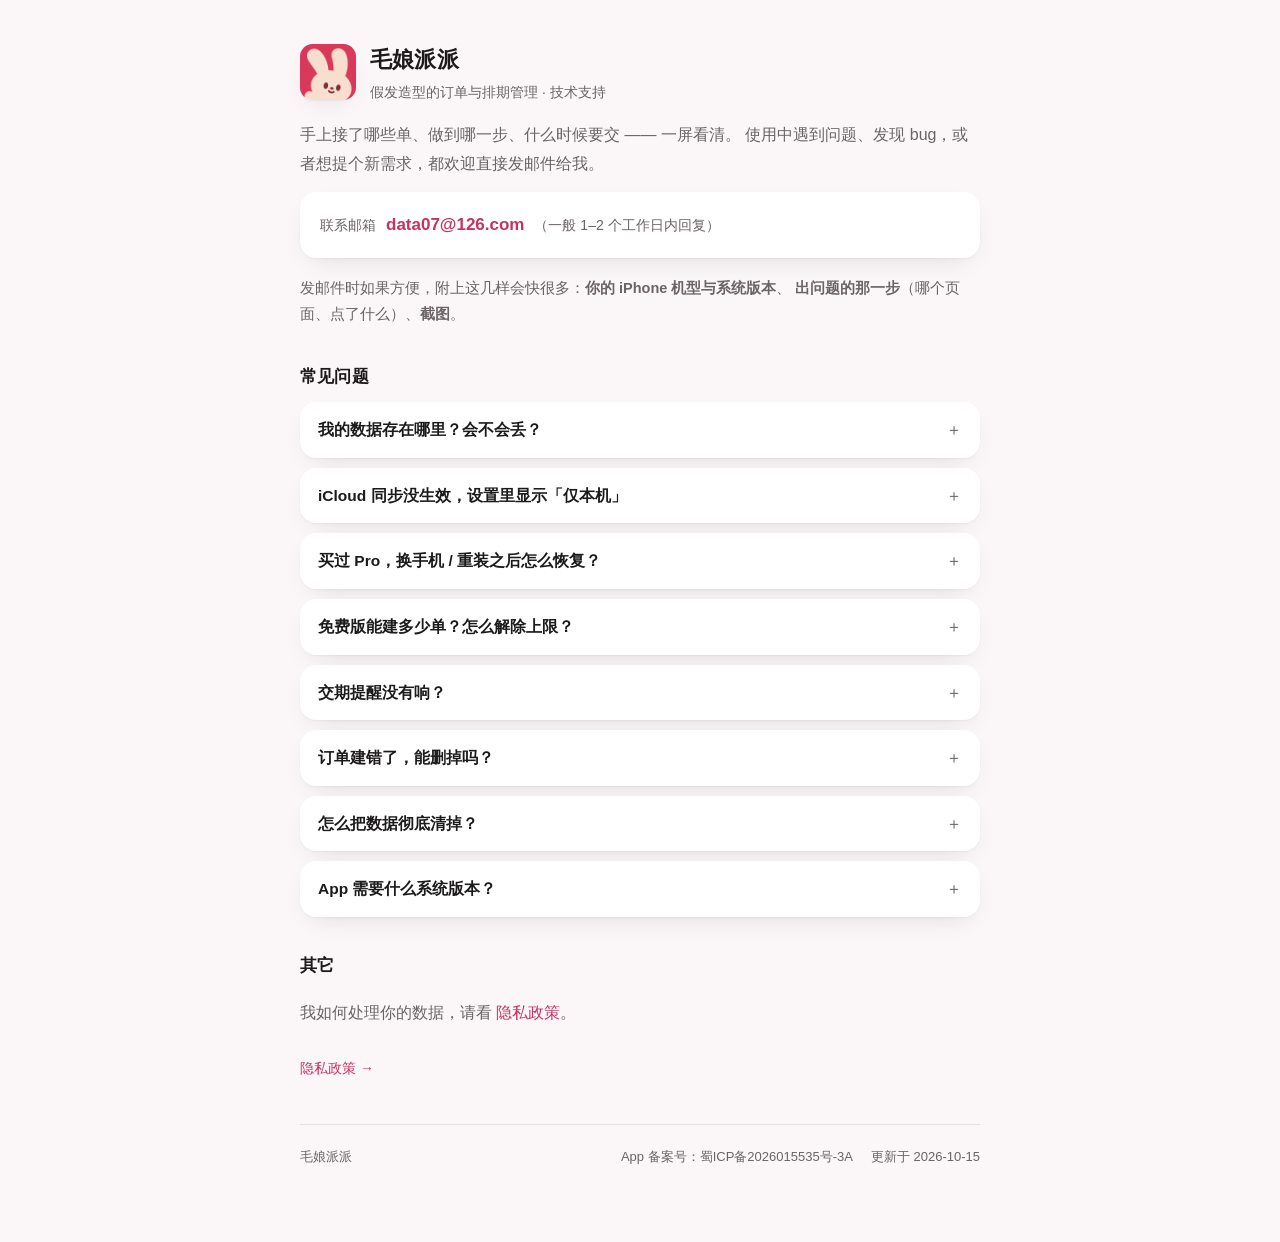
<file: index.html>
<!DOCTYPE html>
<html lang="zh-CN">
<head>
<meta charset="utf-8">
<meta name="viewport" content="width=device-width, initial-scale=1">
<meta name="description" content="毛娘派派 —— 给毛娘、假发造型师用的订单事务管理 App。技术支持与常见问题。">
<meta name="color-scheme" content="light dark">
<meta name="theme-color" content="#fbf7f8" media="(prefers-color-scheme: light)">
<meta name="theme-color" content="#141214" media="(prefers-color-scheme: dark)">
<title>技术支持 · 毛娘派派</title>
<link rel="icon" type="image/png" sizes="32x32" href="favicon-32.png">
<link rel="icon" type="image/png" sizes="32x32" href="favicon-32-dark.png" media="(prefers-color-scheme: dark)">
<link rel="apple-touch-icon" href="apple-touch-icon.png">
<link rel="stylesheet" href="style.css">
<meta property="og:type" content="website">
<meta property="og:site_name" content="毛娘派派">
<meta property="og:title" content="技术支持 · 毛娘派派">
<meta property="og:description" content="给毛娘、假发造型师用的订单事务管理 App。使用问题、反馈与联系方式。">
<meta property="og:url" content="https://cndata07.github.io/papaiwig-site/">
<meta property="og:image" content="https://cndata07.github.io/papaiwig-site/icon-512.png">
<meta name="twitter:card" content="summary">
</head>
<body>
<main class="wrap">

  <header class="hero">
    <picture class="logo">
      <source media="(prefers-color-scheme: dark)" srcset="icon-dark-256.png">
      <img src="icon-256.png" alt="毛娘派派 App 图标" width="56" height="56">
    </picture>
    <div class="hero-text">
      <h1>毛娘派派</h1>
      <p class="sub">假发造型的订单与排期管理 · 技术支持</p>
    </div>
  </header>

  <p class="lead">
    手上接了哪些单、做到哪一步、什么时候要交 —— 一屏看清。
    使用中遇到问题、发现 bug，或者想提个新需求，都欢迎直接发邮件给我。
  </p>

  <div class="card contact">
    <span class="label">联系邮箱</span>
    <span class="value"><a href="mailto:data07@126.com">data07@126.com</a></span>
    <span class="label">（一般 1–2 个工作日内回复）</span>
  </div>

  <p class="lead" style="font-size:14.5px;">
    发邮件时如果方便，附上这几样会快很多：<strong>你的 iPhone 机型与系统版本</strong>、
    <strong>出问题的那一步</strong>（哪个页面、点了什么）、<strong>截图</strong>。
  </p>

  <h2>常见问题</h2>

  <details>
    <summary>我的数据存在哪里？会不会丢？</summary>
    <div class="body">
      <p>
        数据默认保存在<strong>你自己的手机本地</strong>。如果你登录了 iCloud 并开启了同步，
        还会同时保存在<strong>你本人 iCloud 的私有空间</strong>里。
      </p>
      <p>
        我没有服务器、拿不到你的任何数据（详见
        <a href="privacy.html">隐私政策</a>）。也正因如此，<strong>建议你定期做一次导出备份</strong> ——
        手机丢了、换机、误操作清空时，备份就是唯一的取回路径。
      </p>
      <p>路径：<strong>我的 → 设置 → 导出 / 备份</strong>，可以导出 CSV 表格或 JSON 原始数据。</p>
    </div>
  </details>

  <details>
    <summary>iCloud 同步没生效，设置里显示「仅本机」</summary>
    <div class="body">
      <p>按顺序检查这几项：</p>
      <ul>
        <li>iPhone 上<strong>已登录 iCloud</strong>（系统设置 → 你的名字）</li>
        <li>系统设置 → 你的名字 → <strong>iCloud → 云盘（iCloud Drive）已打开</strong></li>
        <li>系统设置 → 你的名字 → iCloud → <strong>「毛娘派派」的开关是打开的</strong></li>
        <li>网络通畅（同步要联网；飞行模式下只走本机）</li>
      </ul>
      <p>
        都正常的话，等几分钟会自动同步。若仍显示「仅本机」，把 App 从后台划掉重开一次；
        还是不行就发邮件给我，附上设置页那张截图的「同步」一栏。
      </p>
      <p><strong>注意：</strong>不同设备上的数据要合并，前提是两边都登录了<strong>同一个 Apple ID</strong>。</p>
    </div>
  </details>

  <details>
    <summary>买过 Pro，换手机 / 重装之后怎么恢复？</summary>
    <div class="body">
      <p>
        买断是记在<strong>你的 Apple ID</strong> 上的，不会丢。新设备上用同一个 Apple ID 登录后：
      </p>
      <p>
        打开 <strong>我的 → 升级派派 Pro</strong>，点页面下方的
        <strong>「已经买过了？恢复购买」</strong> 即可，不需要再付一次钱。
      </p>
      <p>
        如果点了没反应，先确认设备已登录 App Store 账号、网络正常，然后重开 App 再试一次。
      </p>
    </div>
  </details>

  <details>
    <summary>免费版能建多少单？怎么解除上限？</summary>
    <div class="body">
      <p>
        免费版<strong>同时在做的（进行中）订单</strong>最多 <strong>30 单</strong>。
        注意这个上限只统计「进行中」—— 做完归档成「已完成」的单不再占额度，
        所以单子越攒越多也不会被锁死。
      </p>
      <p>
        另外，<strong>它只限制「新建」，不会回收你已经有的任何数据</strong>：
        超出上限时只是拦下新建动作，手上的单照旧，进度、金额、排期都不动。
      </p>
      <p>
        想要不受这个上限约束，可以一次性买断 <strong>派派 Pro</strong>
        （<strong>我的 → 升级派派 Pro</strong>）。买断后完全不设上限，也不会自动续费；
        换手机或重装后，用同一个 Apple ID 点「已经买过了？恢复购买」即可找回，
        不需要再付一次钱。
      </p>
    </div>
  </details>

  <details>
    <summary>交期提醒没有响？</summary>
    <div class="body">
      <p>交期提醒是<strong>本地通知</strong>，需要系统授权。检查：</p>
      <ul>
        <li>系统设置 → <strong>通知 → 毛娘派派</strong> → 允许通知，且没被设成「静音」</li>
        <li>系统设置 → 专注模式 / 勿扰模式是否正在拦截</li>
        <li>订单上是否填了<strong>交付日期</strong>（没填日期就不会有提醒）</li>
      </ul>
      <p>提醒默认在交期前几天和交期当天早上 9:00 各来一次。</p>
    </div>
  </details>

  <details>
    <summary>订单建错了，能删掉吗？</summary>
    <div class="body">
      <p>
        没有「删除」，只有<strong>「取消订单」</strong>—— 这是有意的：
        订单就是你的账，删掉容易对不上。取消后记录仍在，随时能改回任何状态。
      </p>
      <ul>
        <li>在订单列表<strong>右滑</strong> → 「取消订单」</li>
        <li>或进订单详情 → 右上角 <strong>⋯ → 取消订单</strong></li>
        <li>取消后可以在「已取消」筛选里找到它，改回其它状态</li>
      </ul>
    </div>
  </details>

  <details>
    <summary>怎么把数据彻底清掉？</summary>
    <div class="body">
      <p>
        App 内：<strong>我的 → 设置 → 清空数据</strong>。清空前 App 会自动在本地留一份 JSON 快照
        （可在「导出 / 备份」里取回），清空会同步到 iCloud 上的所有设备。
      </p>
      <p>
        想连 iCloud 上的副本一起删除：系统设置 → 你的名字 → iCloud →
        管理账户存储 → 选中「毛娘派派」→ 删除数据。
      </p>
      <p>卸载 App 只会清掉本机数据，iCloud 上的那份需要按上一段单独删除。</p>
    </div>
  </details>

  <details>
    <summary>App 需要什么系统版本？</summary>
    <div class="body">
      <p>
        需要 <strong>iOS 17.0 或更高版本</strong>，目前仅支持 iPhone 竖屏，界面语言为简体中文。
      </p>
    </div>
  </details>

  <h2>其它</h2>
  <p class="lead">
    我如何处理你的数据，请看 <a href="privacy.html">隐私政策</a>。
  </p>

  <nav class="topnav">
    <a href="privacy.html">隐私政策 →</a>
  </nav>

  <footer>
    <span>毛娘派派</span>
    <span class="fill"></span>
    <span>App 备案号：蜀ICP备2026015535号-3A</span>
    <span>更新于 2026-10-15</span>
  </footer>

</main>
</body>
</html>
</file>
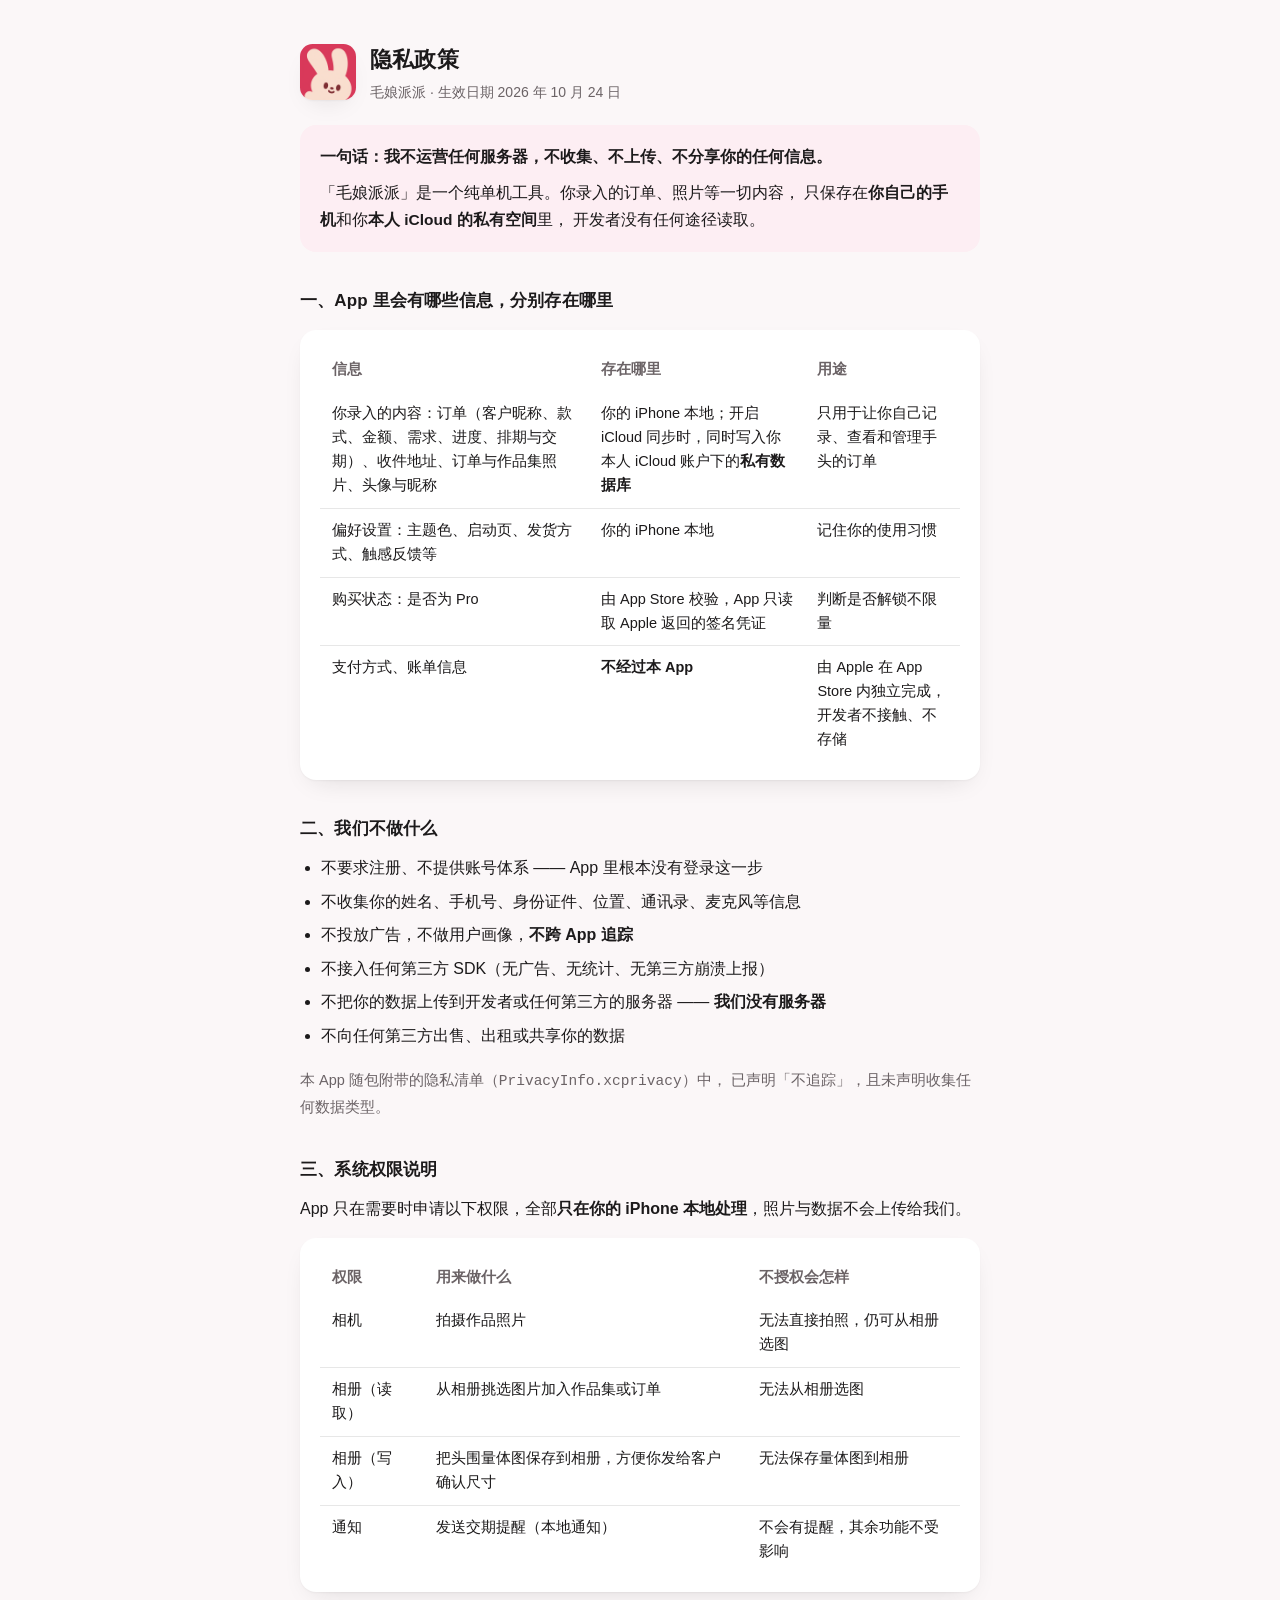
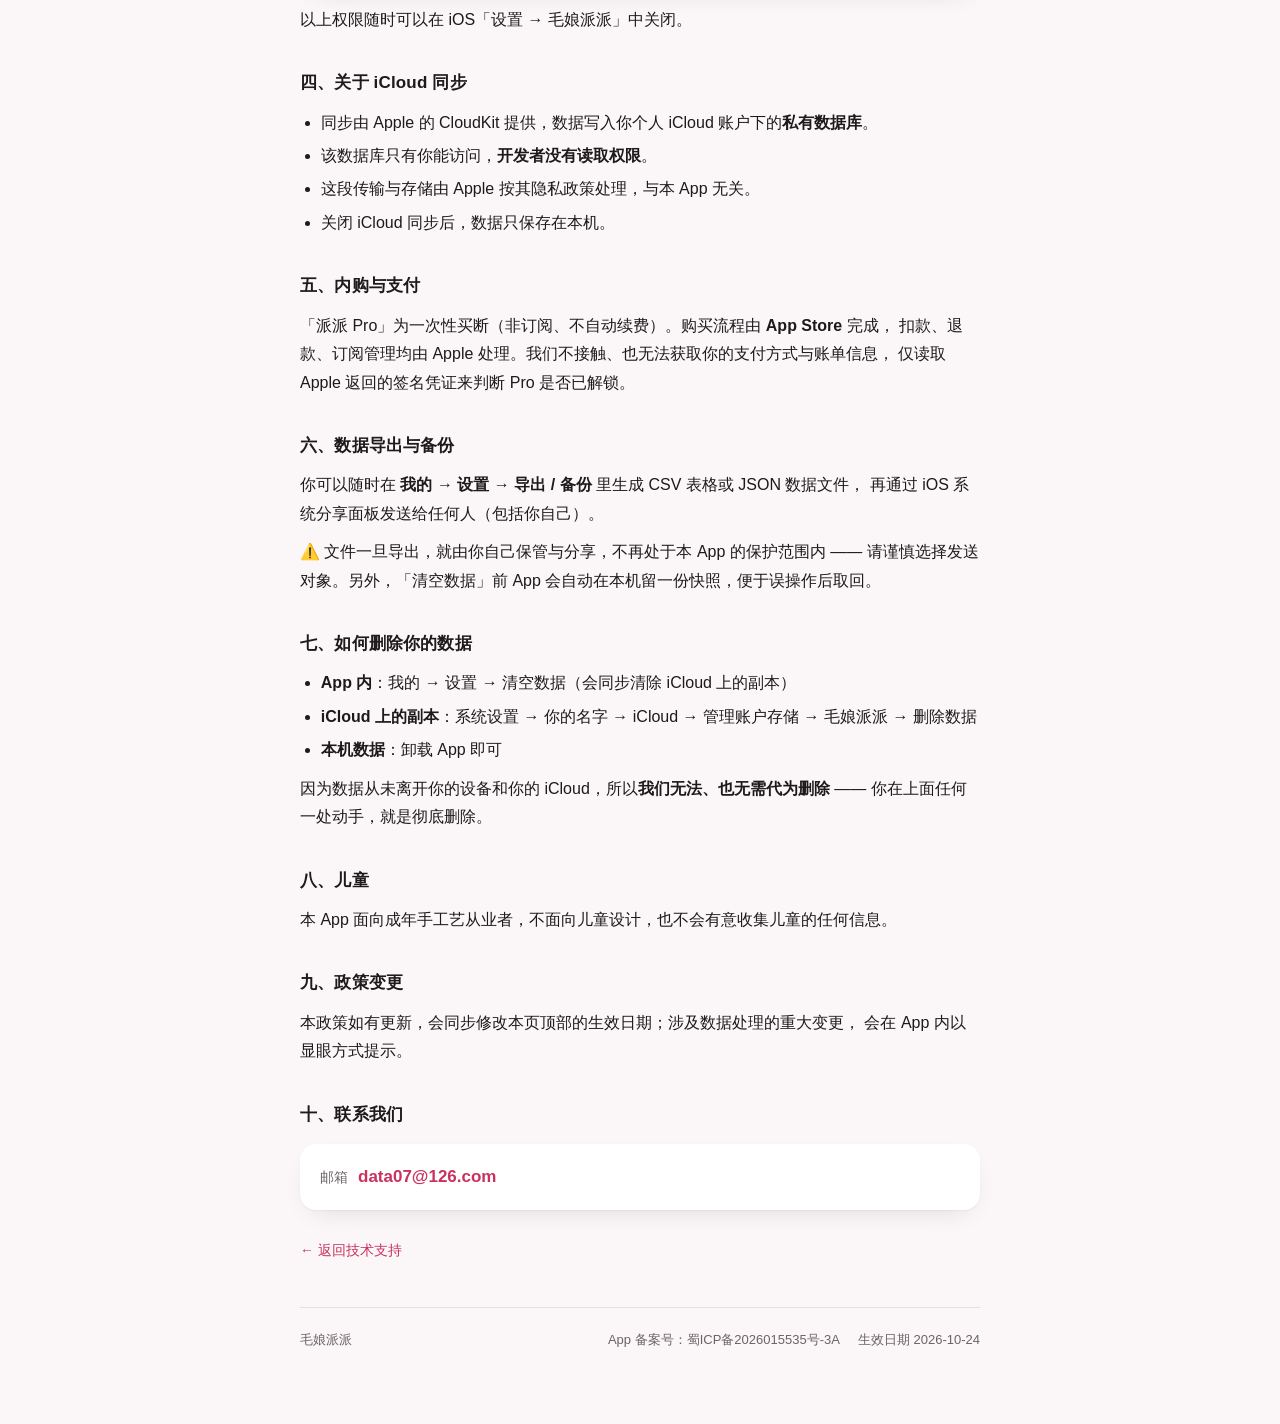
<file: privacy.html>
<!DOCTYPE html>
<html lang="zh-CN">
<head>
<meta charset="utf-8">
<meta name="viewport" content="width=device-width, initial-scale=1">
<meta name="description" content="毛娘派派隐私政策 —— 不设服务器、不收集、不上传、不分享你的任何数据。">
<meta name="color-scheme" content="light dark">
<meta name="theme-color" content="#fbf7f8" media="(prefers-color-scheme: light)">
<meta name="theme-color" content="#141214" media="(prefers-color-scheme: dark)">
<title>隐私政策 · 毛娘派派</title>
<link rel="icon" type="image/png" sizes="32x32" href="favicon-32.png">
<link rel="icon" type="image/png" sizes="32x32" href="favicon-32-dark.png" media="(prefers-color-scheme: dark)">
<link rel="apple-touch-icon" href="apple-touch-icon.png">
<link rel="stylesheet" href="style.css">
<meta property="og:type" content="website">
<meta property="og:site_name" content="毛娘派派">
<meta property="og:title" content="隐私政策 · 毛娘派派">
<meta property="og:description" content="不设服务器、不收集、不上传、不分享你的任何数据。">
<meta property="og:url" content="https://cndata07.github.io/papaiwig-site/privacy.html">
<meta property="og:image" content="https://cndata07.github.io/papaiwig-site/icon-512.png">
<meta name="twitter:card" content="summary">
</head>
<body>
<main class="wrap">

  <header class="hero">
    <picture class="logo">
      <source media="(prefers-color-scheme: dark)" srcset="icon-dark-256.png">
      <img src="icon-256.png" alt="毛娘派派 App 图标" width="56" height="56">
    </picture>
    <div class="hero-text">
      <h1>隐私政策</h1>
      <p class="sub">毛娘派派 · 生效日期 2026 年 10 月 24 日</p>
    </div>
  </header>

  <div class="summary-card">
    <p>
      <strong>一句话：我不运营任何服务器，不收集、不上传、不分享你的任何信息。</strong>
    </p>
    <p>
      「毛娘派派」是一个纯单机工具。你录入的订单、照片等一切内容，
      只保存在<strong>你自己的手机</strong>和你<strong>本人 iCloud 的私有空间</strong>里，
      开发者没有任何途径读取。
    </p>
  </div>

  <h2>一、App 里会有哪些信息，分别存在哪里</h2>

  <div class="card table-scroll">
    <table class="table">
      <thead>
        <tr>
          <th>信息</th>
          <th>存在哪里</th>
          <th>用途</th>
        </tr>
      </thead>
      <tbody>
        <tr>
          <td>你录入的内容：订单（客户昵称、款式、金额、需求、进度、排期与交期）、收件地址、订单与作品集照片、头像与昵称</td>
          <td>你的 iPhone 本地；开启 iCloud 同步时，同时写入你本人 iCloud 账户下的<strong>私有数据库</strong></td>
          <td>只用于让你自己记录、查看和管理手头的订单</td>
        </tr>
        <tr>
          <td>偏好设置：主题色、启动页、发货方式、触感反馈等</td>
          <td>你的 iPhone 本地</td>
          <td>记住你的使用习惯</td>
        </tr>
        <tr>
          <td>购买状态：是否为 Pro</td>
          <td>由 App Store 校验，App 只读取 Apple 返回的签名凭证</td>
          <td>判断是否解锁不限量</td>
        </tr>
        <tr>
          <td>支付方式、账单信息</td>
          <td><strong>不经过本 App</strong></td>
          <td>由 Apple 在 App Store 内独立完成，开发者不接触、不存储</td>
        </tr>
      </tbody>
    </table>
  </div>

  <h2>二、我们不做什么</h2>
  <ul>
    <li>不要求注册、不提供账号体系 —— App 里根本没有登录这一步</li>
    <li>不收集你的姓名、手机号、身份证件、位置、通讯录、麦克风等信息</li>
    <li>不投放广告，不做用户画像，<strong>不跨 App 追踪</strong></li>
    <li>不接入任何第三方 SDK（无广告、无统计、无第三方崩溃上报）</li>
    <li>不把你的数据上传到开发者或任何第三方的服务器 —— <strong>我们没有服务器</strong></li>
    <li>不向任何第三方出售、出租或共享你的数据</li>
  </ul>
  <p class="lead" style="font-size:14.5px;">
    本 App 随包附带的隐私清单（<code>PrivacyInfo.xcprivacy</code>）中，
    已声明「不追踪」，且未声明收集任何数据类型。
  </p>

  <h2>三、系统权限说明</h2>
  <p>App 只在需要时申请以下权限，全部<strong>只在你的 iPhone 本地处理</strong>，照片与数据不会上传给我们。</p>

  <div class="card table-scroll">
    <table class="table">
      <thead>
        <tr>
          <th>权限</th>
          <th>用来做什么</th>
          <th>不授权会怎样</th>
        </tr>
      </thead>
      <tbody>
        <tr>
          <td>相机</td>
          <td>拍摄作品照片</td>
          <td>无法直接拍照，仍可从相册选图</td>
        </tr>
        <tr>
          <td>相册（读取）</td>
          <td>从相册挑选图片加入作品集或订单</td>
          <td>无法从相册选图</td>
        </tr>
        <tr>
          <td>相册（写入）</td>
          <td>把头围量体图保存到相册，方便你发给客户确认尺寸</td>
          <td>无法保存量体图到相册</td>
        </tr>
        <tr>
          <td>通知</td>
          <td>发送交期提醒（本地通知）</td>
          <td>不会有提醒，其余功能不受影响</td>
        </tr>
      </tbody>
    </table>
  </div>
  <p>以上权限随时可以在 iOS「设置 → 毛娘派派」中关闭。</p>

  <h2>四、关于 iCloud 同步</h2>
  <ul>
    <li>同步由 Apple 的 CloudKit 提供，数据写入你个人 iCloud 账户下的<strong>私有数据库</strong>。</li>
    <li>该数据库只有你能访问，<strong>开发者没有读取权限</strong>。</li>
    <li>这段传输与存储由 Apple 按其隐私政策处理，与本 App 无关。</li>
    <li>关闭 iCloud 同步后，数据只保存在本机。</li>
  </ul>

  <h2>五、内购与支付</h2>
  <p>
    「派派 Pro」为一次性买断（非订阅、不自动续费）。购买流程由 <strong>App Store</strong> 完成，
    扣款、退款、订阅管理均由 Apple 处理。我们不接触、也无法获取你的支付方式与账单信息，
    仅读取 Apple 返回的签名凭证来判断 Pro 是否已解锁。
  </p>

  <h2>六、数据导出与备份</h2>
  <p>
    你可以随时在 <strong>我的 → 设置 → 导出 / 备份</strong> 里生成 CSV 表格或 JSON 数据文件，
    再通过 iOS 系统分享面板发送给任何人（包括你自己）。
  </p>
  <p>
    ⚠️ 文件一旦导出，就由你自己保管与分享，不再处于本 App 的保护范围内 ——
    请谨慎选择发送对象。另外，「清空数据」前 App 会自动在本机留一份快照，便于误操作后取回。
  </p>

  <h2>七、如何删除你的数据</h2>
  <ul>
    <li><strong>App 内</strong>：我的 → 设置 → 清空数据（会同步清除 iCloud 上的副本）</li>
    <li><strong>iCloud 上的副本</strong>：系统设置 → 你的名字 → iCloud → 管理账户存储 → 毛娘派派 → 删除数据</li>
    <li><strong>本机数据</strong>：卸载 App 即可</li>
  </ul>
  <p>
    因为数据从未离开你的设备和你的 iCloud，所以<strong>我们无法、也无需代为删除</strong> ——
    你在上面任何一处动手，就是彻底删除。
  </p>

  <h2>八、儿童</h2>
  <p>
    本 App 面向成年手工艺从业者，不面向儿童设计，也不会有意收集儿童的任何信息。
  </p>

  <h2>九、政策变更</h2>
  <p>
    本政策如有更新，会同步修改本页顶部的生效日期；涉及数据处理的重大变更，
    会在 App 内以显眼方式提示。
  </p>

  <h2>十、联系我们</h2>
  <div class="card contact">
    <span class="label">邮箱</span>
    <span class="value"><a href="mailto:data07@126.com">data07@126.com</a></span>
  </div>

  <nav class="topnav">
    <a href="index.html">← 返回技术支持</a>
  </nav>

  <footer>
    <span>毛娘派派</span>
    <span class="fill"></span>
    <span>App 备案号：蜀ICP备2026015535号-3A</span>
    <span>生效日期 2026-10-24</span>
  </footer>

</main>
</body>
</html>
</file>
<file: style.css>
/* 毛娘派派 · 官网 / 支持 / 隐私政策 —— 共用样式
   零依赖、单文件、随系统深浅色切换。 */

:root {
  color-scheme: light dark;

  --bg: #fbf7f8;
  --surface: #ffffff;
  --text: #1c1a1b;
  --text-muted: #6b6366;
  --hairline: rgba(28, 26, 27, 0.10);

  --brand: #e86a8e;
  --brand-strong: #c9325f;
  --brand-soft: #fdeef3;

  --radius: 16px;
  --radius-sm: 12px;
  --shadow: 0 1px 2px rgba(28, 26, 27, 0.04), 0 10px 28px -14px rgba(28, 26, 27, 0.18);
}

@media (prefers-color-scheme: dark) {
  :root {
    --bg: #141214;
    --surface: #1e1b1d;
    --text: #f2eef0;
    --text-muted: #a49ba0;
    --hairline: rgba(255, 255, 255, 0.12);

    --brand: #f287a8;
    --brand-strong: #ff9dba;
    --brand-soft: rgba(242, 135, 168, 0.14);

    --shadow: 0 1px 2px rgba(0, 0, 0, 0.30), 0 14px 32px -16px rgba(0, 0, 0, 0.60);
  }
}

* { box-sizing: border-box; }

html {
  -webkit-text-size-adjust: 100%;
  scroll-behavior: smooth;
}

body {
  margin: 0;
  background: var(--bg);
  color: var(--text);
  font-family: -apple-system, BlinkMacSystemFont, "SF Pro Text", "PingFang SC",
    "Hiragino Sans GB", "Microsoft YaHei", "Noto Sans SC", sans-serif;
  font-size: 16px;
  line-height: 1.78;
  font-feature-settings: "tnum";
}

.wrap {
  max-width: 720px;
  margin: 0 auto;
  padding: 40px 20px 72px;
}

/* ── 顶部 ───────────────────────────── */

.hero {
  display: flex;
  align-items: center;
  gap: 14px;
}

/* App 图标。⚠️ 图标源文件是**满幅方图**（iOS 端那圈圆角由系统裁），
   所以官网上必须自己给 —— `22.37%` 是 CSS 里最接近 iOS 超椭圆的一档。 */
.logo {
  width: 56px;
  height: 56px;
  flex: none;
  display: block;
  border-radius: 22.37%;
  overflow: hidden;
  box-shadow: var(--shadow);
}

.logo img {
  display: block;
  width: 100%;
  height: 100%;
}

.hero-text h1 {
  margin: 0;
  font-size: 22px;
  letter-spacing: 0.01em;
}

.hero-text .sub {
  margin: 3px 0 0;
  color: var(--text-muted);
  font-size: 14px;
  line-height: 1.5;
}

.lead {
  color: var(--text-muted);
  margin: 18px 0 0;
}

/* ── 标题层级 ───────────────────────── */

h2 {
  font-size: 17px;
  margin: 34px 0 10px;
  letter-spacing: 0.01em;
}

h3 {
  font-size: 15px;
  margin: 22px 0 6px;
}

p { margin: 10px 0; }

ul, ol {
  margin: 10px 0;
  padding-left: 1.3em;
}

li { margin: 5px 0; }

strong { font-weight: 600; }

/* ── 链接 ───────────────────────────── */

a {
  color: var(--brand-strong);
  text-decoration: none;
}

a:hover {
  text-decoration: underline;
  text-underline-offset: 3px;
}

/* ── 卡片 ───────────────────────────── */

.card {
  background: var(--surface);
  border-radius: var(--radius);
  padding: 18px 20px;
  box-shadow: var(--shadow);
  margin: 14px 0;
}

.card > :first-child { margin-top: 0; }
.card > :last-child { margin-bottom: 0; }

.summary-card {
  background: var(--brand-soft);
  border-radius: var(--radius);
  padding: 18px 20px;
  margin: 22px 0;
  box-shadow: none;
}

.summary-card p {
  margin: 0;
  font-size: 15.5px;
}

.summary-card p + p { margin-top: 8px; }

/* ── 联系块 ─────────────────────────── */

.contact {
  display: flex;
  flex-wrap: wrap;
  align-items: baseline;
  gap: 4px 10px;
}

.contact .label {
  color: var(--text-muted);
  font-size: 14px;
  flex: none;
}

.contact .value {
  font-size: 17px;
  font-weight: 600;
}

/* ── 表格 ───────────────────────────── */

.table-scroll { overflow-x: auto; }

.table {
  width: 100%;
  border-collapse: collapse;
  font-size: 14.5px;
  line-height: 1.65;
}

.table th,
.table td {
  text-align: left;
  padding: 10px 12px;
  border-bottom: 1px solid var(--hairline);
  vertical-align: top;
}

.table th {
  color: var(--text-muted);
  font-weight: 600;
  white-space: nowrap;
}

.table tr:last-child td,
.table tr:last-child th { border-bottom: none; }

/* ── FAQ（原生折叠，无 JS）────────────── */

details {
  background: var(--surface);
  border-radius: var(--radius);
  box-shadow: var(--shadow);
  padding: 14px 18px;
  margin: 10px 0;
}

details summary {
  cursor: pointer;
  font-weight: 600;
  font-size: 15.5px;
  list-style: none;
  display: flex;
  justify-content: space-between;
  align-items: baseline;
  gap: 12px;
}

details summary::-webkit-details-marker { display: none; }

details summary::after {
  content: "＋";
  flex: none;
  color: var(--text-muted);
  font-weight: 400;
}

details[open] summary::after { content: "－"; }

details .body {
  margin-top: 10px;
  color: var(--text);
  font-size: 15px;
}

details .body > :first-child { margin-top: 0; }
details .body > :last-child { margin-bottom: 0; }

details .body p,
details .body ul { color: var(--text); }

/* ── 返回 / 页脚 ─────────────────────── */

.topnav {
  margin: 28px 0 0;
  font-size: 14px;
}

footer {
  margin-top: 44px;
  padding-top: 20px;
  border-top: 1px solid var(--hairline);
  color: var(--text-muted);
  font-size: 13px;
  line-height: 1.9;
  display: flex;
  flex-wrap: wrap;
  gap: 4px 18px;
  align-items: baseline;
}

footer .fill { flex: 1 1 auto; }

@media (max-width: 480px) {
  .wrap { padding: 28px 16px 56px; }
  .hero-text h1 { font-size: 20px; }
  h2 { margin-top: 28px; }
  .card, .summary-card, details { padding-left: 16px; padding-right: 16px; }
}
</file>
